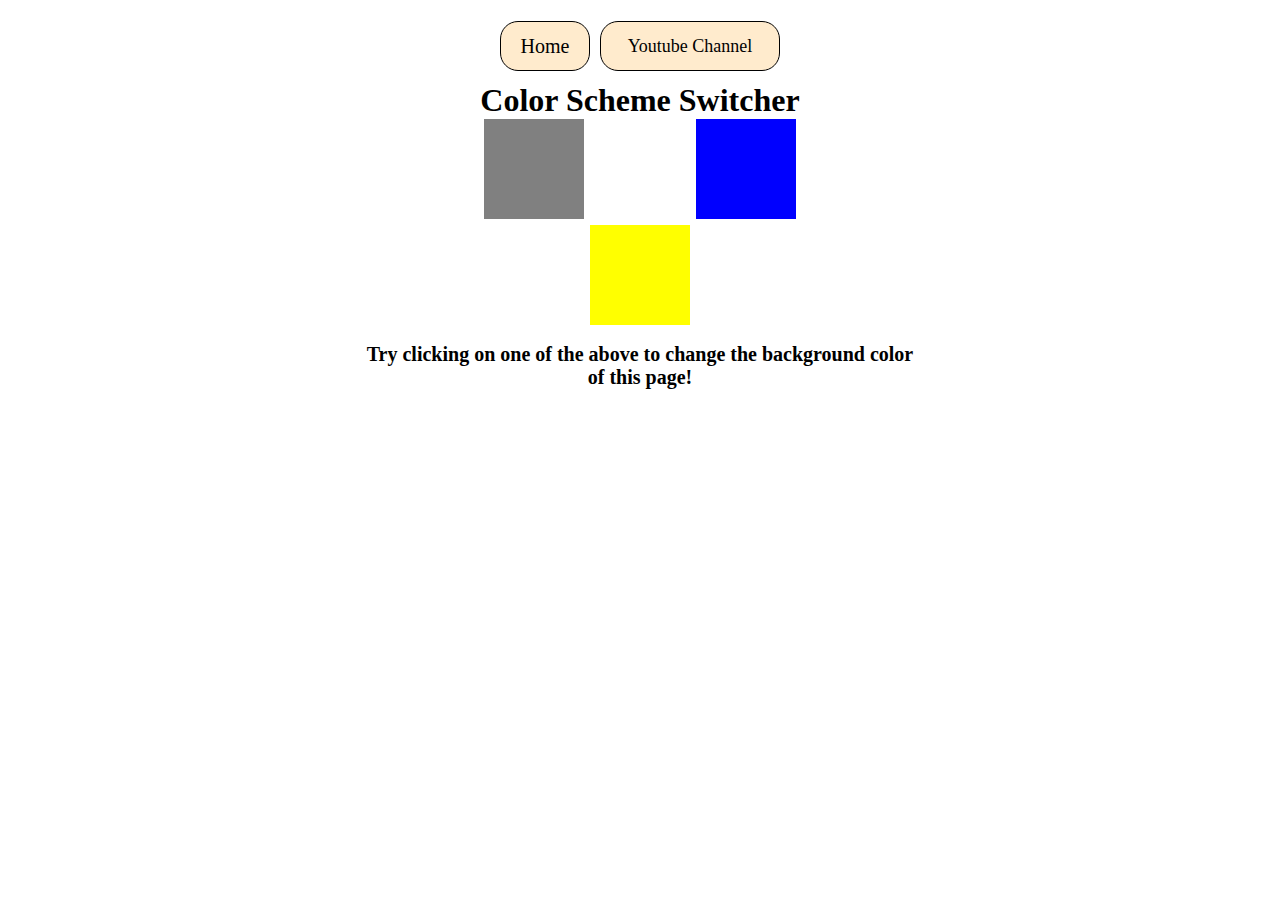
<file: ColorSwapper/index.html>
<!DOCTYPE html>
<html lang="en">

<head>
    <meta charset="UTF-8">
    <meta name="viewport" content="width=device-width, initial-scale=1.0">

    <title>Background Color Switcher</title>
    <style>
        * {
            margin: 0;
            padding: 0;
            box-sizing: border-box;
            font-family: 'poppins';
        }

       

        .nav {
            /* background-color: salmon; */
            height: 64px;
            display: flex;
            justify-content: center;
            align-items: center;
            gap: 10px;
        }

        #btnHome {
            height: 50px;
            width: 90px;
            margin-top: 28px; 
            background-color: blanchedalmond;
            color: black;
            border: 1px solid black;
            border-radius: 18px;
            display: flex;
            align-items: center;
            justify-content: center;
            font-size: 20px;
            /* underline hide */
            text-decoration: none;
        }

        #btnYT {
            height: 50px;
            width: 180px;
            margin-top: 28px; 
            color: black;
            background-color: blanchedalmond;
            border: 1px solid black;
            border-radius: 18px;
            display: flex;
            align-items: center;
            justify-content: center;
            font-size: 18px;
            /* underline hide */
            text-decoration: none;
        }

        .canvas {
            margin-top: 18px;
            display: flex;
            flex-direction: column;
            justify-content: center;
            align-items: center;
        }

        .container {
            display: flex;
            flex-wrap: wrap;
            max-width: 320px;
            justify-content: center;
            gap: 6px;
        }

        #grey {
            height: 100px;
            width: 100px;
            background-color: grey;
        }

        #white {
            height: 100px;
            width: 100px;
            background-color: white;
        }

        #blue {
            height: 100px;
            width: 100px;
            background-color: blue;
        }

        #yellow {
            height: 100px;
            width: 100px;
            background-color: yellow;
        }

        #btn {
            height: 60px;
            width: 80px;
            background-color: bisque;
            border-radius: 8px;
        }

        #heading {
            font-size: 20px;
            max-width: 550px;
            text-align: center;
            margin-top: 18px;
        }
    </style>
</head>

<body>

    <div class="nav">
        <a href="/" aria-current="page" id="btnHome">Home</a>
        <a target="_blank" href="https://www.youtube.com" id="btnYT">Youtube Channel</a>
    </div>

    <div class="canvas">

        <h1>Color Scheme Switcher</h1>
        <div class="container">
            <div class="button" id="grey"> </div>
            <div class="button" id="white"> </div>
            <div class="button" id="blue"> </div>
            <div class="button" id="yellow"> </div>
        </div>

        <!-- <button id="btn">CHANGE COLOR</button> -->
        <!-- <p id="para">Lorem ipsum dolor sit amet consectetur.</p> -->

        <h2 id="heading">
            Try clicking on one of the above
            <span>to change the background color of this page!</span>
        </h2>

    </div> <!-- canvas -->

    <script src="script.js"></script>
</body>

</html>
</file>
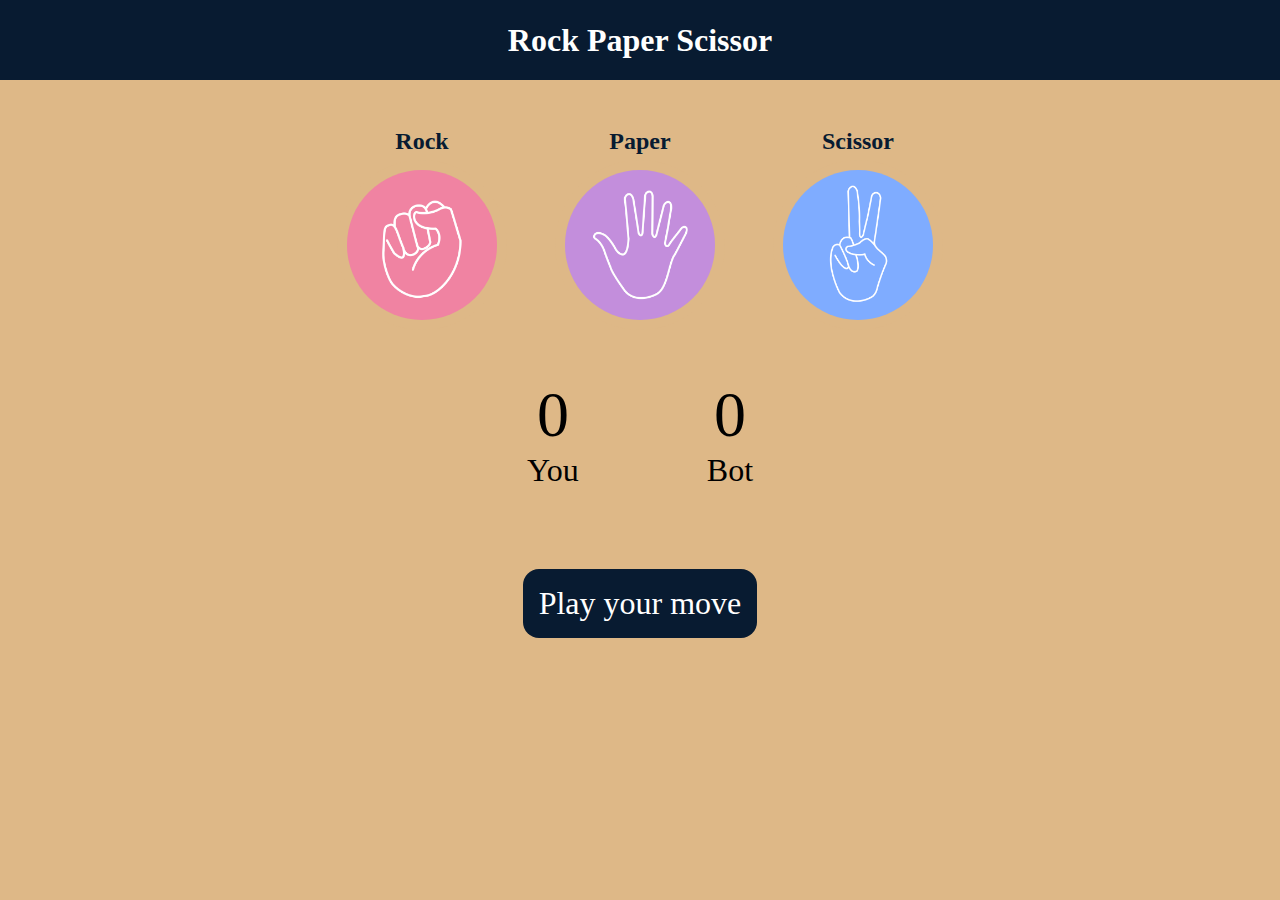
<file: Rock-Paper-Scissors-Saga/index.html>
<!DOCTYPE html>
<html lang="en">

<head>
    <meta charset="UTF-8">
    <meta name="viewport" content="width=device-width, initial-scale=1.0">
    <title>Rock Paper Scissor</title>
    <link rel="stylesheet" href="style.css">
</head>

<body>
    <h1>Rock Paper Scissor</h1>
    <div class="choices">
        <div class="choice" id="rock">
            <h2 id="rockHeading">Rock</h2>
            <img src="./images/rock.png">
        </div>
        <div class="choice" id="paper">
            <h2 id="paperHeading">Paper</h2>
            <img src="./images/paper.png">
        </div>
        <div class="choice" id="Scissor">
            <h2 id="scissorHeading">Scissor</h2>
            <img src="./images/scissors.png">
        </div>
    </div>

    <!-- Score Board -->
    <div class="score-board">
        <div class="score">
            <p id="user-score">0</p>
            <p>You</p>
        </div>

        <div class="score">
            <p id="comp-score">0</p>
            <p>Bot</p>
        </div>
    </div>

    <!-- Results/msg container -->
    <div class="msg-container">
        <p id="msg">Play your move</p>
    </div>
















    <script src="app.js"></script>
</body>

</html>
</file>
<file: Rock-Paper-Scissors-Saga/style.css>
* {
    margin: 0;
    padding: 0;
    text-align: center;
    background-color: burlywood;
}

h1 {
    background-color: #081b31;
    color: white;
    height: 5rem;
    line-height: 5rem;
}

/* seprate choice divs */
.choice {
    height: 170px;
    width: 170px;
    border-radius: 50%;
    display: flex;
    /* to center the image */
    justify-content: center;
    /* to center the image */
    align-items: center;
    /* to center the image */
}

.choice:hover {
    /* opacity: 90%; */
    cursor: pointer;
    background-color: #081b31;
}

img {
    height: 150px;
    width: 150px;
    object-fit: cover;
    /* to fit the image in the div */
    border-radius: 50%;
    /* to make the image round */
}

/* outer/main div */
.choices {
    display: flex;
    /* to make the divs in a row */
    justify-content: center;
    /* to center the divs */
    margin-top: 5rem;
    /* to give space between h1 and choices */
    align-items: center;
    /* to center the divs vertically */
    gap: 3rem;
    /* to give space between the divs */
}

#rockHeading {
    position: absolute;
    top: 8rem;
    color: #081b31;
}

#paperHeading {
    position: absolute;
    top: 8rem;
    color: #081b31;
}

#scissorHeading {
    position: absolute;
    top: 8rem;
    color: #081b31;
}

.score-board {
    display: flex;
    /* to make the divs in a row */
    justify-content: center;
    /* to center the div */
    align-items: center;
    /* to center the divs vertically */
    font-size: 2rem;
    margin-top: 3rem;
    gap: 8rem;

}

#user-score,
#comp-score {
    font-size: 4rem;
}

.msg-container {
    margin-top: 5rem;
}

#msg {
    background-color: #081b31;
    color: white;
    font-size: 2rem;
    display: inline-block;
    /* to make the div inline */
    padding: 1rem;
    border-radius: 1rem;
}
</file>
